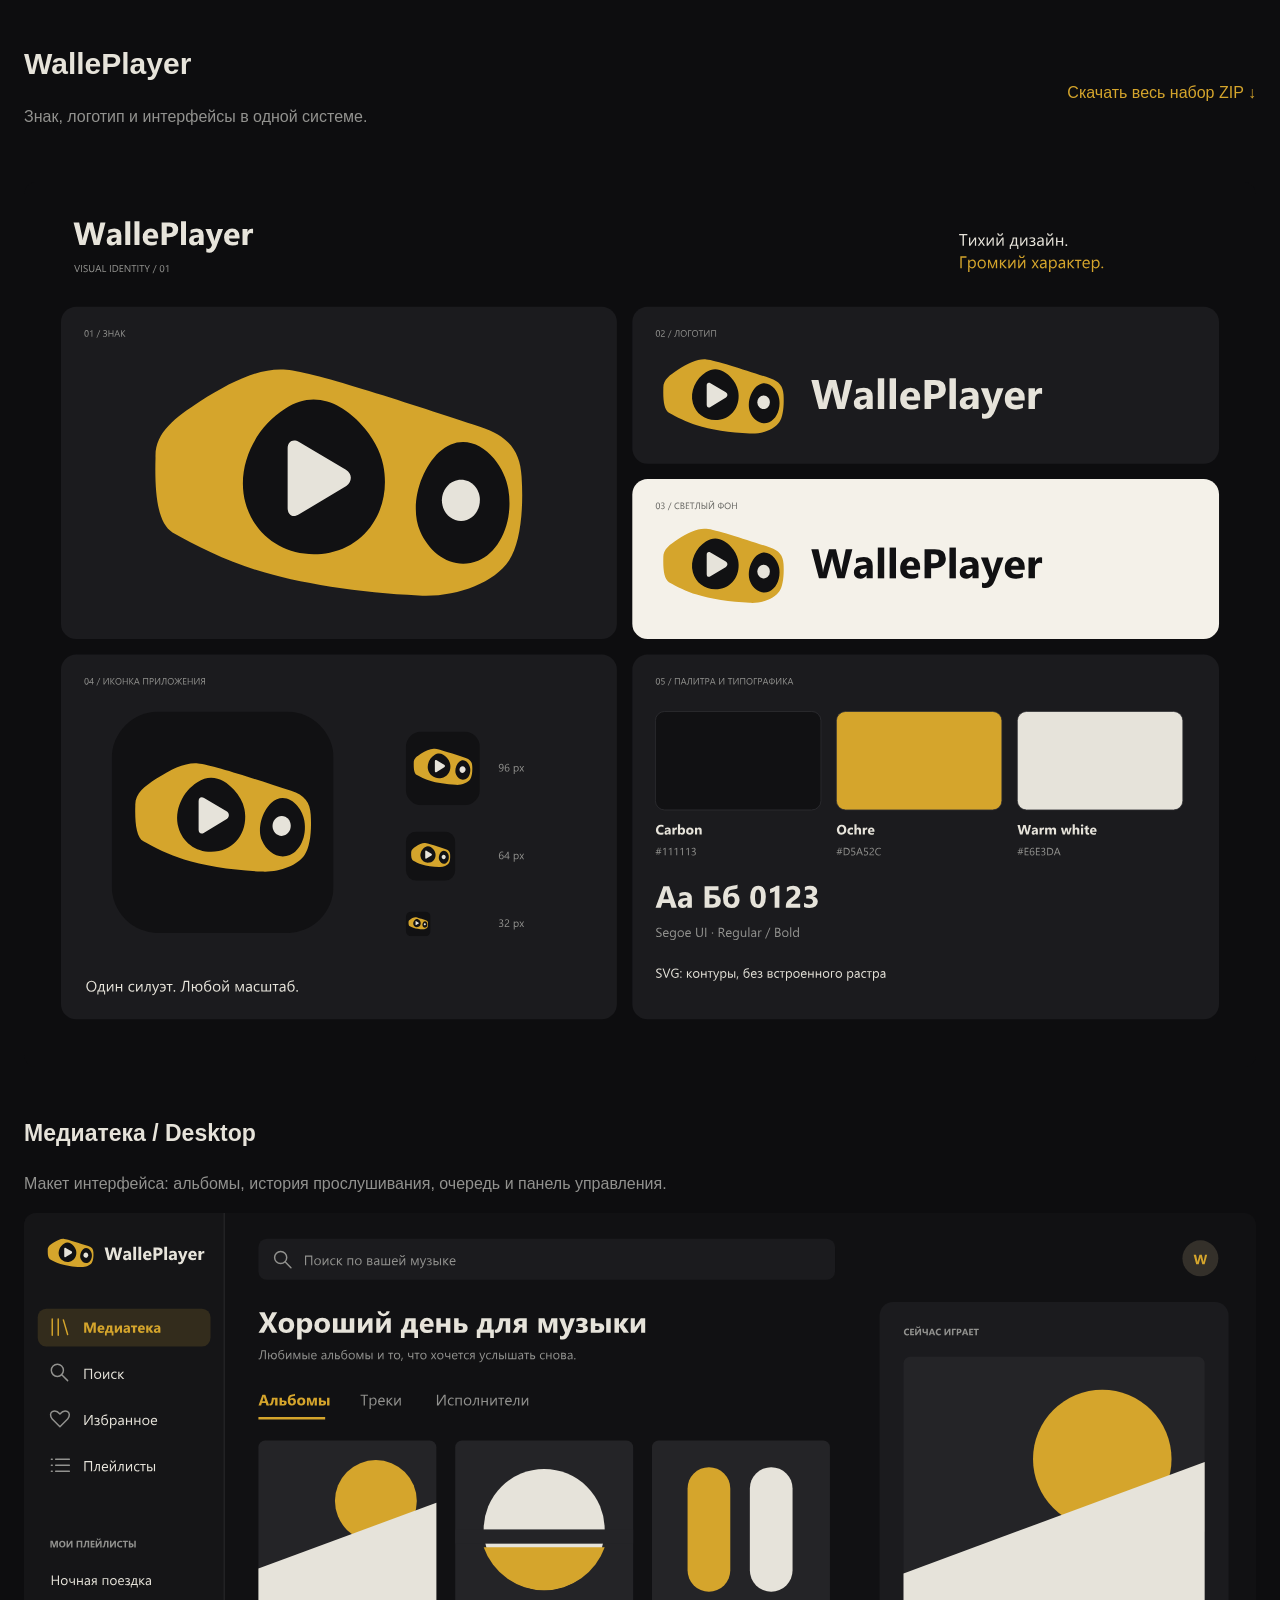
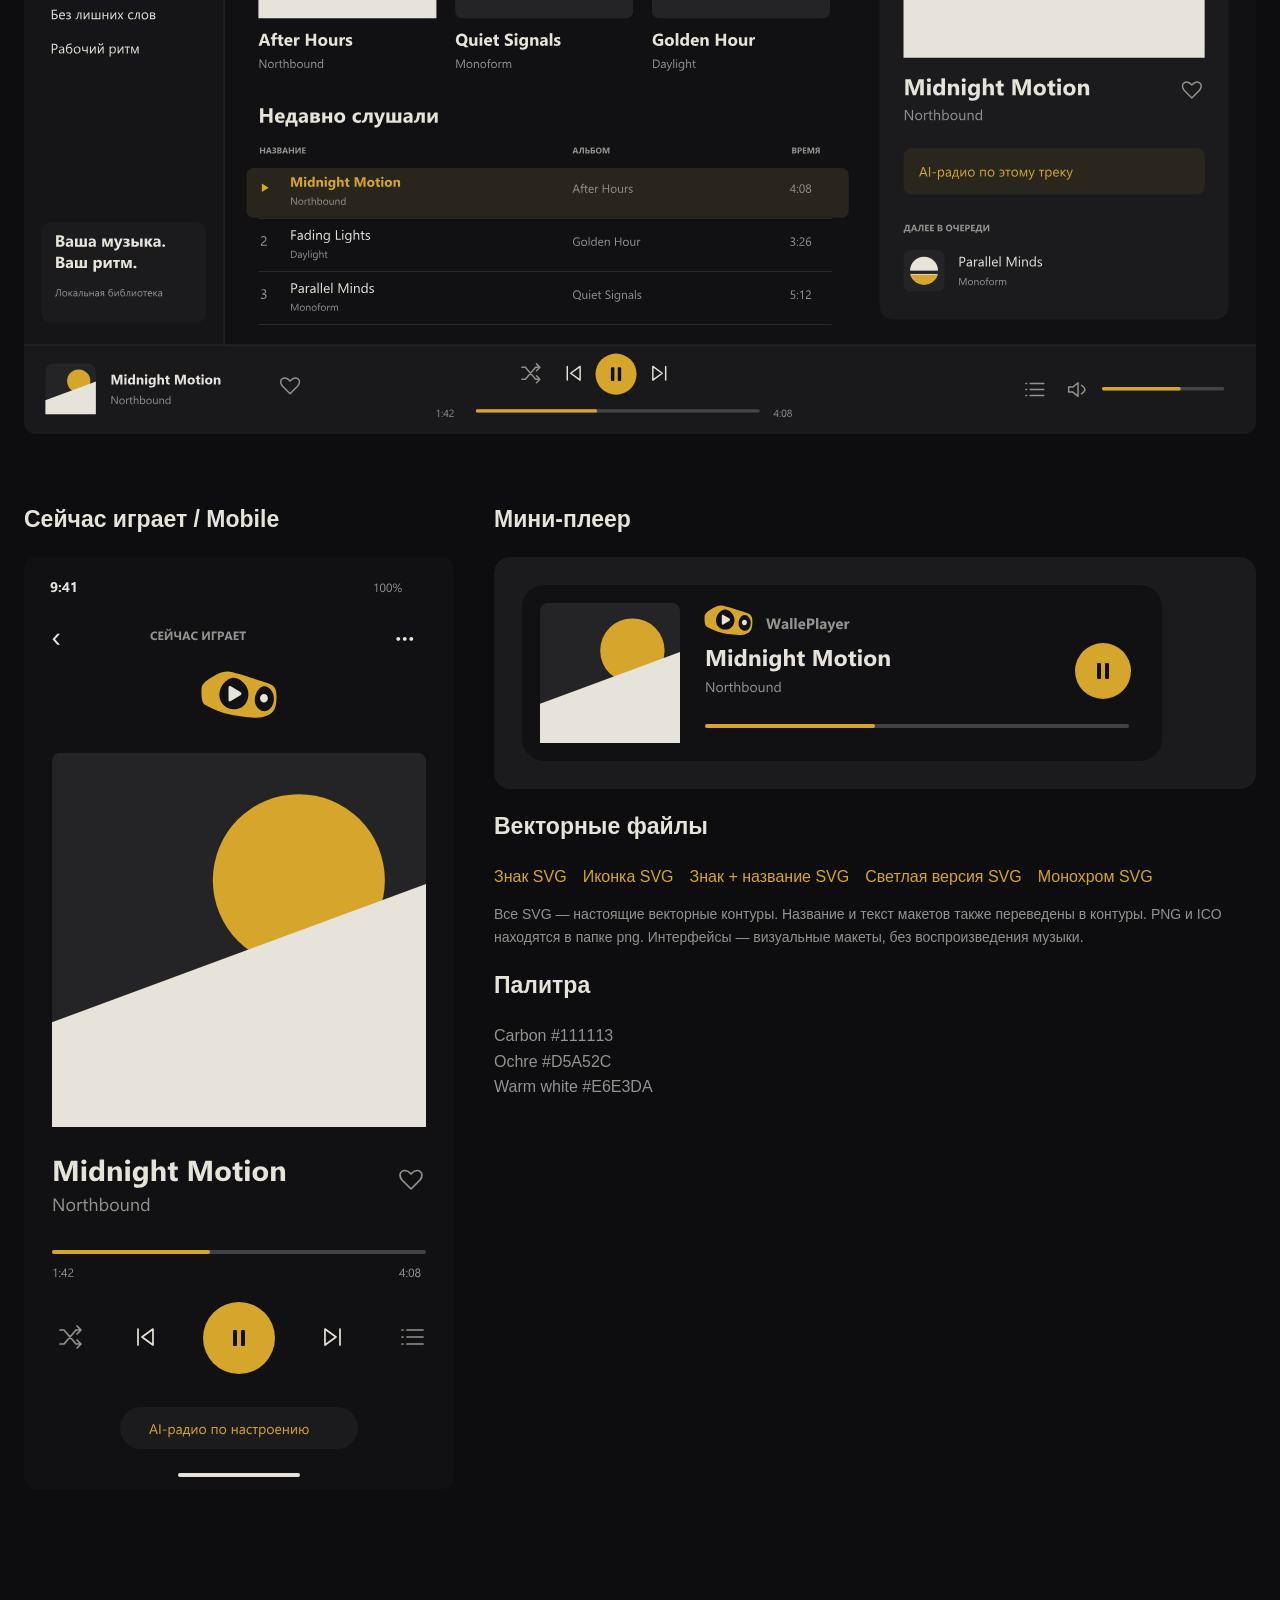
<file: design/kit/index.html>
<!doctype html><html lang="ru"><meta charset="utf-8"><meta name="viewport" content="width=device-width,initial-scale=1"><title>WallePlayer — дизайн-набор</title><style>*{box-sizing:border-box}body{margin:0;background:#0d0d0f;color:#e6e3da;font:16px/1.6 "Segoe UI",sans-serif}main{max-width:1440px;margin:auto;padding:40px 24px 80px}header{display:flex;justify-content:space-between;align-items:center;margin-bottom:36px}h1{font-size:30px;margin:0}p{color:#92928f}a{color:#d5a52c;text-decoration:none}a:hover{text-decoration:underline}section{margin:48px 0}h2{font-size:23px}img{display:block;max-width:100%;height:auto;border-radius:12px}.pair{display:grid;grid-template-columns:430px 1fr;gap:40px;align-items:start}.card{background:#1b1b1e;padding:28px;border-radius:16px}.links{display:flex;gap:16px;flex-wrap:wrap}.note{font-size:14px}@media(max-width:800px){.pair{grid-template-columns:1fr}header{display:block}}</style><main><header><div><h1>WallePlayer</h1><p>Знак, логотип и интерфейсы в одной системе.</p></div><a href="WallePlayer-design-kit.zip" download>Скачать весь набор ZIP ↓</a></header><img src="brand-board.svg" alt="Фирменный стиль WallePlayer"><section><h2>Медиатека / Desktop</h2><p>Макет интерфейса: альбомы, история прослушивания, очередь и панель управления.</p><img src="designs/desktop-player.svg" alt="Дизайн настольного плеера"></section><section class="pair"><div><h2>Сейчас играет / Mobile</h2><img src="designs/mobile-player.svg" alt="Мобильный плеер"></div><div><h2>Мини-плеер</h2><div class="card"><img src="designs/mini-player.svg" alt="Виджет плеера"></div><h2>Векторные файлы</h2><div class="links"><a href="svg/mark.svg" download>Знак SVG</a><a href="svg/app-icon.svg" download>Иконка SVG</a><a href="svg/wordmark-transparent.svg" download>Знак + название SVG</a><a href="svg/wordmark-light.svg" download>Светлая версия SVG</a><a href="svg/mono-light.svg" download>Монохром SVG</a></div><p class="note">Все SVG — настоящие векторные контуры. Название и текст макетов также переведены в контуры. PNG и ICO находятся в папке png. Интерфейсы — визуальные макеты, без воспроизведения музыки.</p><h2>Палитра</h2><p>Carbon #111113<br>Ochre #D5A52C<br>Warm white #E6E3DA</p></div></section></main></html>
</file>
